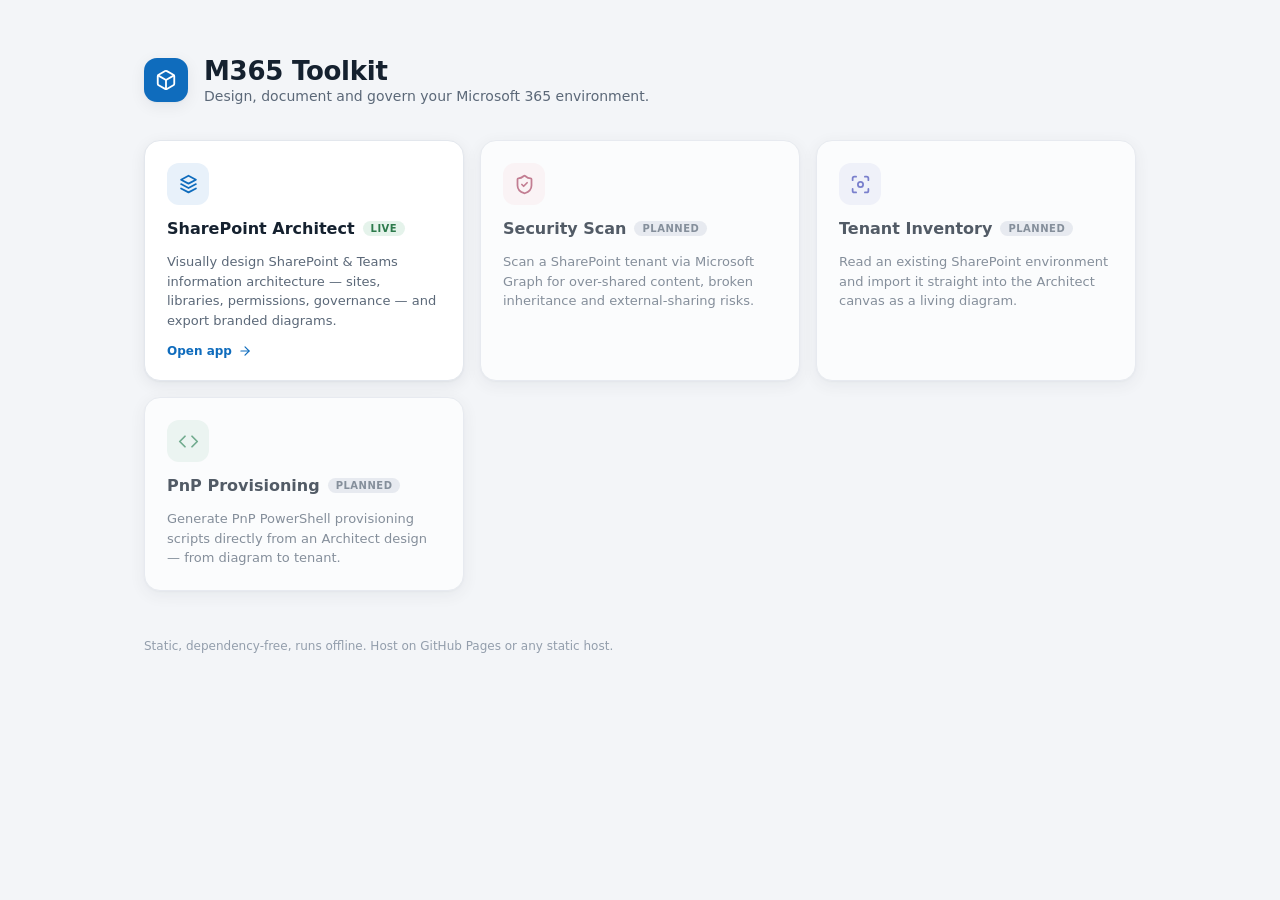
<file: index.html>
<!DOCTYPE html>
<html lang="en">
  <head>
    <meta charset="UTF-8" />
    <meta name="viewport" content="width=device-width, initial-scale=1.0" />
    <title>M365 Toolkit</title>
    <link rel="stylesheet" href="shared/theme.css" />
    <style>
      .hub { max-width: 1040px; margin: 0 auto; padding: 56px 24px 80px; }
      .hub-head { display: flex; align-items: center; gap: 16px; margin-bottom: 8px; }
      .hub-mark { width: 44px; height: 44px; border-radius: 13px; background: var(--accent); color: #fff; display: flex; align-items: center; justify-content: center; box-shadow: var(--shadow-soft); }
      .hub-mark svg { width: 22px; height: 22px; }
      .hub-head h1 { margin: 0; font-size: 26px; font-weight: 700; letter-spacing: -0.01em; }
      .hub-head p { margin: 2px 0 0; font-size: 14px; color: var(--ink-muted); }
      .hub-grid { margin-top: 36px; display: grid; grid-template-columns: repeat(auto-fill, minmax(300px, 1fr)); gap: 16px; }
      .app-card {
        display: flex; flex-direction: column; gap: 14px; padding: 22px;
        background: var(--panel); border: 1px solid var(--line); border-radius: 16px;
        text-decoration: none; color: var(--ink); box-shadow: var(--shadow-soft);
        transition: transform .15s, box-shadow .15s, border-color .15s; position: relative;
      }
      .app-card.live:hover { transform: translateY(-2px); border-color: var(--accent); box-shadow: 0 6px 24px rgba(15, 108, 189, 0.14); }
      .app-card.soon { opacity: .72; cursor: default; }
      .app-icon { width: 42px; height: 42px; border-radius: 12px; display: flex; align-items: center; justify-content: center; }
      .app-icon svg { width: 21px; height: 21px; }
      .app-card h2 { margin: 0; font-size: 16px; font-weight: 650; display: flex; align-items: center; gap: 8px; }
      .app-card p { margin: 0; font-size: 13px; line-height: 1.5; color: var(--ink-muted); }
      .pill { font-size: 10px; font-weight: 600; text-transform: uppercase; letter-spacing: .05em; padding: 2px 8px; border-radius: 999px; }
      .pill.live { background: #e5f3eb; color: #2c7a4b; }
      .pill.soon { background: var(--line); color: var(--ink-muted); }
      .open-hint { display: flex; align-items: center; gap: 6px; margin-top: auto; font-size: 12px; font-weight: 600; color: var(--accent); }
      .open-hint svg { width: 14px; height: 14px; }
      .hub-foot { margin-top: 48px; font-size: 12px; color: var(--ink-subtle); }
    </style>
  </head>
  <body>
    <div class="hub">
      <div class="hub-head">
        <div class="hub-mark" data-icon="box"></div>
        <div>
          <h1>M365 Toolkit</h1>
          <p>Design, document and govern your Microsoft 365 environment.</p>
        </div>
      </div>

      <div class="hub-grid">
        <a class="app-card live" href="apps/architect/index.html">
          <div class="app-icon" style="background:#e8f1fa;color:#0f6cbd" data-icon="layers"></div>
          <h2>SharePoint Architect <span class="pill live">Live</span></h2>
          <p>Visually design SharePoint &amp; Teams information architecture — sites, libraries, permissions, governance — and export branded diagrams.</p>
          <span class="open-hint">Open app <span data-icon="arrowRight"></span></span>
        </a>

        <div class="app-card soon">
          <div class="app-icon" style="background:#fdf3f4;color:#b0506b" data-icon="shieldCheck"></div>
          <h2>Security Scan <span class="pill soon">Planned</span></h2>
          <p>Scan a SharePoint tenant via Microsoft Graph for over-shared content, broken inheritance and external-sharing risks.</p>
        </div>

        <div class="app-card soon">
          <div class="app-icon" style="background:#eef0fa;color:#4b53bc" data-icon="scan"></div>
          <h2>Tenant Inventory <span class="pill soon">Planned</span></h2>
          <p>Read an existing SharePoint environment and import it straight into the Architect canvas as a living diagram.</p>
        </div>

        <div class="app-card soon">
          <div class="app-icon" style="background:#e9f4ef;color:#3f8f66" data-icon="code"></div>
          <h2>PnP Provisioning <span class="pill soon">Planned</span></h2>
          <p>Generate PnP PowerShell provisioning scripts directly from an Architect design — from diagram to tenant.</p>
        </div>
      </div>

      <p class="hub-foot">Static, dependency-free, runs offline. Host on GitHub Pages or any static host.</p>
    </div>

    <script src="shared/icons.js"></script>
    <script>
      document.querySelectorAll("[data-icon]").forEach(function (el) { el.innerHTML = svg(el.dataset.icon); });
    </script>
  </body>
</html>
</file>
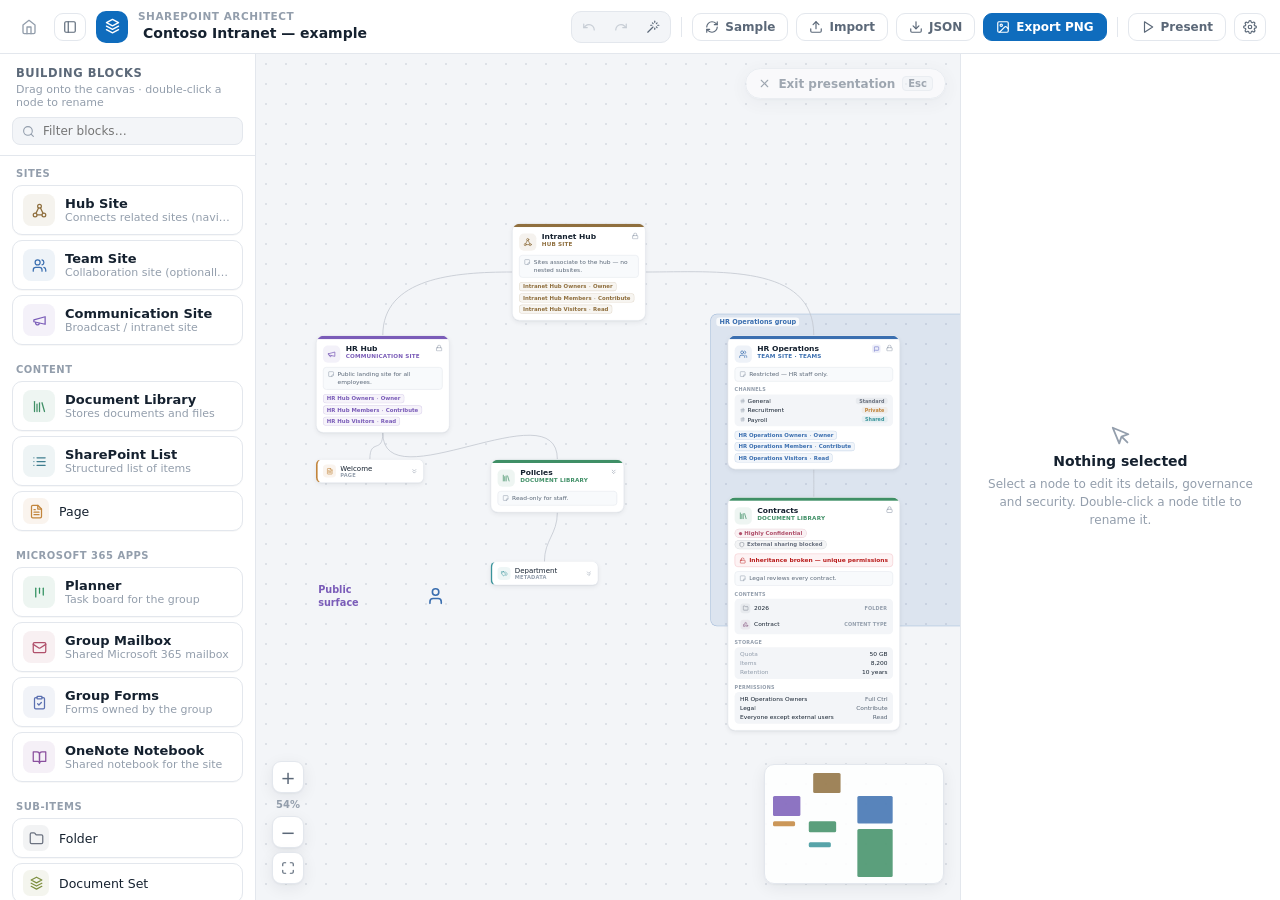
<file: apps/architect/index.html>
<!DOCTYPE html>
<html lang="en">
  <head>
    <meta charset="UTF-8" />
    <meta name="viewport" content="width=device-width, initial-scale=1.0" />
    <title>SharePoint Architect</title>
    <link rel="stylesheet" href="../../shared/theme.css" />
    <link rel="stylesheet" href="architect.css" />
  </head>
  <body>
    <div id="app">
      <!-- Topbar -->
      <header id="topbar">
        <div class="brand">
          <a class="home-link" href="../../index.html" title="Back to toolkit home" data-icon="home"></a>
          <button class="tool icon-only" data-action="toggle-nav" title="Show / hide building blocks"><span data-icon="panelLeft"></span></button>
          <div class="brand-mark" data-icon="layers"></div>
          <div class="brand-text">
            <span class="brand-sub">SharePoint Architect</span>
            <input id="doc-name" class="doc-name" value="Untitled architecture" />
          </div>
        </div>
        <div class="toolbar">
          <div class="tool-group">
            <button class="tool icon-only" data-action="undo" title="Undo (Ctrl+Z)"><span data-icon="undo"></span></button>
            <button class="tool icon-only" data-action="redo" title="Redo (Ctrl+Shift+Z)"><span data-icon="redo"></span></button>
            <button class="tool icon-only" data-action="tidy" title="Tidy layout"><span data-icon="wand"></span></button>
          </div>
          <span class="sep"></span>
          <button class="tool" data-action="sample" title="Load the example design"><span data-icon="refresh"></span>Sample</button>
          <button class="tool" data-action="import" title="Import a design JSON"><span data-icon="upload"></span>Import</button>
          <button class="tool" data-action="export-json" title="Export the design as JSON"><span data-icon="download"></span>JSON</button>
          <button class="tool primary" data-action="export-png" title="Export a branded PNG image"><span data-icon="image"></span>Export PNG</button>
          <span class="sep"></span>
          <button class="tool" data-action="present" title="Full-screen presentation for customers (Esc to exit)"><span data-icon="play"></span>Present</button>
          <button class="tool icon-only" data-action="settings" title="Settings"><span data-icon="settings"></span></button>
          <input id="file-input" type="file" accept="application/json" hidden />
        </div>
      </header>

      <div id="main">
        <!-- Sidebar palette -->
        <aside id="sidebar">
          <div class="panel-head">
            <h2>Building blocks</h2>
            <p>Drag onto the canvas · double-click a node to rename</p>
          </div>
          <div class="palette-search">
            <span data-icon="search"></span>
            <input id="palette-search" type="search" placeholder="Filter blocks…" />
          </div>
          <div id="palette"></div>
        </aside>

        <!-- Canvas -->
        <main id="canvas">
          <div id="viewport">
            <div id="frames"></div>
            <svg id="edges" xmlns="http://www.w3.org/2000/svg"></svg>
            <div id="nodes"></div>
            <div id="annotations"></div>
          </div>
          <svg id="connect-layer"><path id="connect-path" /></svg>
          <div id="controls">
            <button data-action="zoom-in" title="Zoom in">+</button>
            <span id="zoom-label" title="Zoom level">100%</span>
            <button data-action="zoom-out" title="Zoom out">&minus;</button>
            <button data-action="fit" title="Fit to view"><span data-icon="maximize"></span></button>
          </div>
          <div id="minimap"><svg id="minimap-svg"></svg></div>
          <button id="present-exit" data-action="present-exit" hidden><span data-icon="x"></span>Exit presentation <kbd>Esc</kbd></button>
        </main>

        <!-- Inspector -->
        <aside id="inspector"></aside>
      </div>
    </div>

    <div id="contextmenu" hidden></div>

    <script src="../../shared/icons.js"></script>
    <script src="config.js"></script>
    <script src="state.js"></script>
    <script src="render.js"></script>
    <script src="export.js"></script>
    <script src="interactions.js"></script>
    <script src="main.js"></script>
  </body>
</html>
</file>
<file: shared/theme.css>
/* ===== Savaco M365 Suite — shared design tokens ===== */
:root {
  --bg: #f3f5f8;
  --panel: #ffffff;
  --ink: #15212f;
  --ink-muted: #5b6878;
  --ink-subtle: #939eac;
  --line: #e3e7ed;
  --line-strong: #cdd4dd;
  --accent: #0f6cbd;            /* SharePoint / Fluent blue */
  --accent-soft: #e8f1fa;
  --teams: #4b53bc;
  --danger: #d13438;
  --danger-soft: #fdf3f4;
  --radius: 12px;
  --shadow-soft: 0 1px 2px rgba(16, 24, 40, 0.04), 0 4px 16px rgba(16, 24, 40, 0.07);
  --shadow-node: 0 1px 2px rgba(16, 24, 40, 0.05), 0 3px 10px rgba(16, 24, 40, 0.07);
  --font: "Segoe UI Variable", "Segoe UI", ui-sans-serif, system-ui, -apple-system, sans-serif;
}

* { box-sizing: border-box; }
html, body { height: 100%; margin: 0; }
body {
  font-family: var(--font);
  color: var(--ink);
  background: var(--bg);
  -webkit-font-smoothing: antialiased;
}
button { font-family: inherit; cursor: pointer; }
svg { display: block; }
</file>
<file: apps/architect/architect.css>
/* ===== SharePoint Architect — app styles (tokens live in shared/theme.css) ===== */

#app { display: flex; flex-direction: column; height: 100vh; }

/* ---------- topbar ---------- */
#topbar {
  display: flex; align-items: center; justify-content: space-between;
  height: 54px; padding: 0 14px; background: var(--panel);
  border-bottom: 1px solid var(--line); flex-shrink: 0; gap: 12px;
}
.brand { display: flex; align-items: center; gap: 10px; min-width: 0; }
.home-link {
  display: flex; align-items: center; justify-content: center; width: 30px; height: 30px;
  border-radius: 8px; color: var(--ink-subtle); transition: background .15s, color .15s;
}
.home-link:hover { background: var(--bg); color: var(--ink); }
.home-link svg { width: 16px; height: 16px; }
.brand-mark {
  width: 32px; height: 32px; border-radius: 10px; background: var(--accent); color: #fff;
  display: flex; align-items: center; justify-content: center; flex-shrink: 0;
}
.brand-mark svg { width: 17px; height: 17px; }
.brand-text { display: flex; flex-direction: column; line-height: 1.15; min-width: 0; }
.brand-sub { font-size: 10.5px; font-weight: 600; text-transform: uppercase; letter-spacing: .05em; color: var(--ink-subtle); }
.doc-name {
  width: 260px; border: 1px solid transparent; background: transparent;
  font-size: 14px; font-weight: 600; color: var(--ink); outline: none; border-radius: 6px; padding: 1px 4px; font-family: inherit;
}
.doc-name:hover, .doc-name:focus { border-color: var(--line); background: #fff; }

.toolbar { display: flex; align-items: center; gap: 8px; }
.toolbar .sep { width: 1px; height: 20px; background: var(--line); margin: 0 2px; }
.tool-group { display: flex; align-items: center; gap: 2px; padding: 2px; border: 1px solid var(--line); border-radius: 10px; background: var(--bg); }
.tool-group .tool { border: none; background: transparent; border-radius: 7px; }
.tool-group .tool:hover { background: #fff; box-shadow: var(--shadow-soft); }
.tool {
  display: inline-flex; align-items: center; gap: 6px; padding: 6px 12px;
  font-size: 12px; font-weight: 600; border-radius: 9px;
  border: 1px solid var(--line); background: #fff; color: var(--ink-muted);
  transition: border-color .15s, color .15s, background .15s;
}
.tool:hover { border-color: var(--line-strong); color: var(--ink); }
.tool.primary { background: var(--accent); color: #fff; border-color: var(--accent); }
.tool.primary:hover { filter: brightness(1.07); }
.tool:disabled { opacity: .45; cursor: not-allowed; color: var(--ink-subtle); }
.tool svg { width: 14px; height: 14px; }
.tool.icon-only { padding: 6px 8px; }

/* settings popover */
.settings-panel { position: fixed; z-index: 60; width: 256px; max-height: calc(100vh - 80px); overflow-y: auto; background: #fff; border: 1px solid var(--line); border-radius: 14px; box-shadow: var(--shadow-soft); padding: 14px; }
.settings-panel textarea.input { width: 100%; }
.settings-panel h4 { margin: 0 0 8px; font-size: 11px; font-weight: 700; text-transform: uppercase; letter-spacing: .05em; color: var(--ink-subtle); }
.settings-row { display: flex; align-items: center; justify-content: space-between; gap: 8px; padding: 7px 2px; font-size: 13px; color: var(--ink); }
.settings-row select { width: 96px; }
.color-input { width: 40px; height: 26px; padding: 0; border: 1px solid var(--line); border-radius: 6px; background: #fff; cursor: pointer; }
#settings-backdrop { position: fixed; inset: 0; z-index: 59; }

/* ---------- layout ---------- */
#main { display: flex; flex: 1; min-height: 0; }
#sidebar { width: 256px; flex-shrink: 0; background: var(--panel); border-right: 1px solid var(--line); display: flex; flex-direction: column; overflow: hidden; }
#inspector { width: 320px; flex-shrink: 0; background: var(--panel); border-left: 1px solid var(--line); display: flex; flex-direction: column; overflow-y: auto; }
.panel-head { padding: 12px 16px 8px; }
.panel-head h2 { margin: 0; font-size: 11.5px; font-weight: 700; text-transform: uppercase; letter-spacing: .05em; color: var(--ink-muted); }
.panel-head p { margin: 3px 0 0; font-size: 11px; color: var(--ink-subtle); }

/* ---------- palette ---------- */
.palette-search { position: relative; padding: 0 12px 10px; border-bottom: 1px solid var(--line); }
.palette-search svg { position: absolute; left: 22px; top: 8px; width: 13px; height: 13px; color: var(--ink-subtle); pointer-events: none; }
.palette-search input {
  width: 100%; border: 1px solid var(--line); background: var(--bg); border-radius: 8px;
  padding: 6px 10px 6px 30px; font-size: 12px; color: var(--ink); outline: none; font-family: inherit;
}
.palette-search input:focus { border-color: var(--accent); background: #fff; }
#palette { padding: 12px; overflow-y: auto; display: flex; flex-direction: column; gap: 14px; }
.palette-group > .group-title { padding: 0 4px 6px; font-size: 10px; font-weight: 700; text-transform: uppercase; letter-spacing: .05em; color: var(--ink-subtle); }
.palette-item {
  display: flex; align-items: center; gap: 10px; padding: 8px 10px; margin-bottom: 5px;
  border: 1px solid var(--line); border-radius: 10px; background: #fff; cursor: grab;
  box-shadow: 0 1px 1px rgba(16,24,40,.03); transition: border-color .15s, box-shadow .15s, transform .15s;
}
.palette-item:hover { border-color: var(--line-strong); box-shadow: var(--shadow-soft); transform: translateY(-1px); }
.palette-item.sub { padding: 6px 10px; }
.palette-item .chip { display: flex; align-items: center; justify-content: center; border-radius: 8px; flex-shrink: 0; }
.palette-item .chip svg { width: 15px; height: 15px; }
.palette-item.sub .chip { width: 26px; height: 26px; border-radius: 7px; }
.palette-item:not(.sub) .chip { width: 32px; height: 32px; }
.palette-item .pi-text { min-width: 0; }
.palette-item .pi-title { font-size: 13px; font-weight: 600; color: var(--ink); white-space: nowrap; overflow: hidden; text-overflow: ellipsis; }
.palette-item.sub .pi-title { font-size: 12.5px; font-weight: 500; }
.palette-item .pi-desc { font-size: 11px; color: var(--ink-subtle); white-space: nowrap; overflow: hidden; text-overflow: ellipsis; }

/* ---------- canvas ---------- */
#canvas { position: relative; flex: 1; min-width: 0; overflow: hidden; background: var(--bg); cursor: grab; }
#canvas.panning { cursor: grabbing; }
#viewport { position: absolute; top: 0; left: 0; transform-origin: 0 0; }
#edges { position: absolute; top: 0; left: 0; overflow: visible; width: 1px; height: 1px; pointer-events: none; }
#edges path { fill: none; stroke: var(--edge-color, #c2c7d0); stroke-width: var(--edge-width, 1.5); }
/* invisible wide twin of each edge — used for right-click hit testing (isPointInStroke) */
#edges path.hit { stroke: transparent; stroke-width: 16; }
#nodes { position: absolute; top: 0; left: 0; }
#frames { position: absolute; top: 0; left: 0; }
#annotations { position: absolute; top: 0; left: 0; }

/* frame (tinted grouping box) */
.frame { position: absolute; border-radius: 12px; border: 1.5px solid; box-sizing: border-box; }
.frame .frame-label { position: absolute; top: 6px; left: 10px; font-size: 12px; font-weight: 600; padding: 1px 6px; border-radius: 6px; background: rgba(255,255,255,0.78); max-width: calc(100% - 24px); white-space: nowrap; overflow: hidden; text-overflow: ellipsis; }
.frame .frame-resize { position: absolute; right: -5px; bottom: -5px; width: 12px; height: 12px; border-radius: 3px; background: #fff; border: 1.5px solid currentColor; cursor: nwse-resize; }
.frame.sel { outline: 2px dashed currentColor; outline-offset: 2px; }

/* free text + icon stickers */
.anno-text { position: absolute; font-weight: 600; line-height: 1.25; white-space: pre-wrap; cursor: grab; padding: 2px 4px; border-radius: 4px; }
.anno-text.sel, .anno-icon.sel { outline: 2px dashed var(--accent); outline-offset: 2px; }
.anno-icon { position: absolute; cursor: grab; display: flex; align-items: center; justify-content: center; }
.anno-icon svg { width: 100%; height: 100%; }

#connect-layer { position: absolute; inset: 0; width: 100%; height: 100%; pointer-events: none; overflow: visible; display: none; }
#connect-path { fill: none; stroke: var(--accent); stroke-width: 2; stroke-dasharray: 4 4; }

#controls { position: absolute; left: 16px; bottom: 16px; display: flex; flex-direction: column; gap: 4px; align-items: center; }
#controls button {
  width: 32px; height: 32px; border: 1px solid var(--line); background: #fff; border-radius: 9px;
  font-size: 18px; color: var(--ink-muted); display: flex; align-items: center; justify-content: center;
  box-shadow: var(--shadow-soft);
}
#controls button:hover { color: var(--ink); border-color: var(--line-strong); }
#controls svg { width: 14px; height: 14px; }
#zoom-label { font-size: 10px; font-weight: 600; color: var(--ink-subtle); padding: 2px 0; user-select: none; }

#minimap { position: absolute; right: 16px; bottom: 16px; width: 180px; height: 120px; background: rgba(255,255,255,.88); border: 1px solid var(--line); border-radius: 10px; box-shadow: var(--shadow-soft); overflow: hidden; }
#minimap-svg { width: 100%; height: 100%; }

/* ---------- node ---------- */
/* widths must stay in sync with NODE_W in config.js (export uses the same numbers) */
.node { position: absolute; background: #fff; box-shadow: var(--shadow-node); user-select: none; }
.node.standard { width: 248px; border-radius: 14px; border: 1px solid var(--line); overflow: hidden; }
.node.standard.wide { width: 320px; }
.node.standard.selected { box-shadow: 0 0 0 2px var(--sel); border-color: var(--accent); }
.node.compact { width: 200px; border-radius: 10px; border: 1px solid var(--line); border-left: 3px solid var(--accent); overflow: hidden; }
.node.compact.selected { box-shadow: 0 0 0 2px var(--sel); }

.node .topbar { height: 6px; width: 100%; background: var(--accent); }
.node .body { padding: 10px 12px 12px; }
.node.compact .body { padding: 8px 10px; }
.node .head { display: flex; align-items: flex-start; gap: 10px; }
.node.compact .head { align-items: center; gap: 8px; }
.node .nicon { display: flex; align-items: center; justify-content: center; border-radius: 9px; flex-shrink: 0; }
.node.standard .nicon { width: 32px; height: 32px; margin-top: 2px; }
.node.compact .nicon { width: 24px; height: 24px; border-radius: 7px; }
.node .nicon svg { width: 16px; height: 16px; }
.node.compact .nicon svg { width: 13px; height: 13px; }
.node .htext { min-width: 0; flex: 1; }
.node .title-row { display: flex; align-items: center; gap: 6px; min-width: 0; }
.node .title { font-size: 14px; font-weight: 600; color: var(--ink); white-space: nowrap; overflow: hidden; text-overflow: ellipsis; min-width: 0; flex: 1; }
.node.compact .title { font-size: 13px; font-weight: 500; }
.node .title-edit {
  width: 100%; border: 1px solid var(--accent); border-radius: 4px; background: #fff;
  font: inherit; color: inherit; outline: none; padding: 0 3px; margin: -1px 0;
}
.node .type { font-size: 10.5px; font-weight: 600; text-transform: uppercase; letter-spacing: .03em; color: var(--accent); white-space: nowrap; overflow: hidden; text-overflow: ellipsis; }
.node.compact .type { font-size: 9.5px; color: var(--ink-subtle); }
.node .teams-badge { display: inline-flex; align-items: center; justify-content: center; width: 16px; height: 16px; border-radius: 4px; flex-shrink: 0; }
.node .teams-badge svg { width: 11px; height: 11px; }
.node .indicator { color: var(--ink-subtle); flex-shrink: 0; }
.node .indicator svg { width: 13px; height: 13px; }

.node .banner-broken { margin: 8px 12px 0; display: flex; align-items: center; gap: 6px; padding: 5px 8px; border: 1px solid #f3c4c8; background: var(--danger-soft); border-radius: 6px; color: #b91c1c; font-size: 11px; font-weight: 600; }
.node .banner-broken span { white-space: nowrap; overflow: hidden; text-overflow: ellipsis; }
.node.compact .banner-broken { margin: 0 10px 8px; font-size: 10px; }
.node .banner-broken svg { width: 12px; height: 12px; flex-shrink: 0; }
.node .note { margin: 8px 12px 0; display: flex; align-items: flex-start; gap: 6px; padding: 5px 8px; border: 1px solid var(--line); background: #f8fafc; border-radius: 6px; color: var(--ink-muted); font-size: 11px; line-height: 1.35; }
.node .note span { min-width: 0; overflow-wrap: anywhere; }
.node.compact .note { margin: 0 10px 8px; font-size: 10px; }
.node .note svg { width: 12px; height: 12px; margin-top: 1px; flex-shrink: 0; color: var(--ink-subtle); }
/* in standard cards these live inside .body, which already has padding */
.node .body .banner-broken, .node .body .note, .node .body .ind-row { margin-left: 0; margin-right: 0; }

.node .desc { margin-top: 8px; font-size: 12px; line-height: 1.35; color: var(--ink-muted); overflow-wrap: anywhere; }
.node .block { margin-top: 10px; }
.node .block-label { margin: 0 0 4px; font-size: 9px; font-weight: 700; text-transform: uppercase; letter-spacing: .05em; color: var(--ink-subtle); }
.node .block-body { background: var(--bg); border-radius: 8px; padding: 6px 10px; display: flex; flex-direction: column; gap: 4px; }
.node .kv, .node .perm-line, .node .chan-line { display: flex; align-items: center; justify-content: space-between; gap: 8px; font-size: 11px; min-width: 0; }
.node .kv .k { color: var(--ink-subtle); white-space: nowrap; overflow: hidden; text-overflow: ellipsis; max-width: 45%; }
.node .kv .v { font-weight: 500; color: var(--ink); white-space: nowrap; overflow: hidden; text-overflow: ellipsis; }
.node .perm-line .who { font-weight: 500; color: var(--ink); white-space: nowrap; overflow: hidden; text-overflow: ellipsis; }
.node .perm-line .role { color: var(--ink-muted); flex-shrink: 0; }
.node .chan-line .cn { display: flex; align-items: center; gap: 4px; min-width: 0; color: var(--ink); }
.node .chan-line .cn span { white-space: nowrap; overflow: hidden; text-overflow: ellipsis; }
.node .chan-line .cn svg { width: 10px; height: 10px; color: var(--ink-subtle); flex-shrink: 0; }
.node .chan-kind { flex-shrink: 0; font-size: 9px; font-weight: 600; padding: 1px 6px; border-radius: 4px; }

.node .badges { margin-top: 8px; display: flex; flex-wrap: wrap; gap: 4px; min-width: 0; }
.node.compact .badges { padding: 0 10px 8px; margin-top: 0; }
.badge { display: inline-flex; align-items: center; gap: 4px; padding: 2px 6px; border-radius: 6px; font-size: 10px; font-weight: 600; border: 1px solid; max-width: 100%; min-width: 0; }
.badge .bp { white-space: nowrap; overflow: hidden; text-overflow: ellipsis; min-width: 0; }
.badge .dot { opacity: .5; }
.badge-more { display: inline-flex; align-items: center; padding: 2px 6px; border-radius: 6px; font-size: 10px; font-weight: 600; background: var(--line); color: var(--ink-muted); }

/* sensitivity + external-sharing indicators */
.node .ind-row { margin: 8px 12px 0; display: flex; flex-wrap: wrap; gap: 4px; align-items: center; }
.node.compact .ind-row { margin: 0 10px 8px; }
.sens-pill, .ext-pill { display: inline-flex; align-items: center; gap: 4px; padding: 2px 7px; border-radius: 9999px; font-size: 10px; font-weight: 600; border: 1px solid; max-width: 100%; min-width: 0; }
.sens-pill .dot { width: 6px; height: 6px; border-radius: 50%; flex-shrink: 0; }
.ext-pill svg { width: 11px; height: 11px; flex-shrink: 0; }
.ext-pill span { white-space: nowrap; overflow: hidden; text-overflow: ellipsis; min-width: 0; }

/* marquee selection rectangle */
.marquee { position: absolute; z-index: 5; border: 1px solid var(--accent); background: rgba(15, 108, 189, 0.08); pointer-events: none; border-radius: 2px; }

/* bulk inspector */
.bulk-actions { display: grid; grid-template-columns: 1fr 1fr; gap: 6px; }
.bulk-btn { display: inline-flex; align-items: center; justify-content: center; gap: 6px; padding: 7px 8px; font-size: 12px; font-weight: 500; border: 1px solid var(--line); background: #fff; border-radius: 8px; color: var(--ink); }
.bulk-btn:hover { border-color: var(--line-strong); }
.bulk-btn svg { width: 13px; height: 13px; }

/* handles — visible while hovering a node, when selected, or while wiring a connection */
.handle { position: absolute; width: 11px; height: 11px; border-radius: 50%; background: var(--ink-subtle); border: 2px solid #fff; cursor: crosshair; z-index: 2; opacity: 0; transition: opacity .12s, transform .12s; }
.handle::after { content: ""; position: absolute; inset: -7px; } /* generous hit area */
.node:hover .handle, .node.selected .handle, #canvas.connecting .handle { opacity: 1; }
.handle:hover { background: var(--accent); transform-origin: center; scale: 1.25; }
/* highlighted while a connection drag or sub-item drag hovers this card */
.node.drop-target { outline: 2px dashed var(--accent); outline-offset: 3px; }
.handle.h-top { top: -5px; left: 50%; transform: translateX(-50%); }
.handle.h-bottom { bottom: -5px; left: 50%; transform: translateX(-50%); }
.handle.h-left { left: -5px; top: 50%; transform: translateY(-50%); }
.handle.h-right { right: -5px; top: 50%; transform: translateY(-50%); }

/* ---------- inspector ---------- */
.insp-head { display: flex; align-items: center; justify-content: space-between; padding: 12px 16px; border-bottom: 1px solid var(--line); position: sticky; top: 0; background: var(--panel); z-index: 2; }
.insp-head .tag { display: flex; align-items: center; gap: 8px; }
.insp-head .tag .bar { width: 4px; height: 16px; border-radius: 9999px; }
.insp-head .tag h2 { margin: 0; font-size: 12px; font-weight: 700; text-transform: uppercase; letter-spacing: .04em; color: var(--ink-muted); }
.insp-del { display: inline-flex; align-items: center; gap: 4px; padding: 4px 8px; font-size: 12px; font-weight: 600; color: var(--danger); border: none; background: none; border-radius: 6px; }
.insp-del:hover { background: var(--danger-soft); }
.insp-del svg { width: 13px; height: 13px; }
.insp-body { padding: 16px; display: flex; flex-direction: column; gap: 20px; }
.insp-empty { flex: 1; display: flex; flex-direction: column; align-items: center; justify-content: center; text-align: center; padding: 24px; gap: 6px; color: var(--ink-subtle); }
.insp-empty svg { width: 22px; height: 22px; }
.insp-empty .t { font-size: 14px; font-weight: 600; color: var(--ink); }
.insp-empty .d { font-size: 12px; line-height: 1.5; }

.field { display: flex; flex-direction: column; gap: 6px; }
.field > label { font-size: 12px; font-weight: 500; color: var(--ink-muted); }
.section { display: flex; flex-direction: column; gap: 8px; }
.section-head { display: flex; align-items: center; justify-content: space-between; }
.section-head h3 { margin: 0; font-size: 12px; font-weight: 700; text-transform: uppercase; letter-spacing: .04em; color: var(--ink-muted); }
.mini-label { font-size: 12px; font-weight: 500; color: var(--ink-muted); }
.input {
  width: 100%; border: 1px solid var(--line); background: #fff; border-radius: 8px;
  padding: 6px 10px; font-size: 13px; color: var(--ink); outline: none; font-family: inherit;
}
.input:focus { border-color: var(--accent); box-shadow: 0 0 0 3px rgba(15,108,189,.08); }
textarea.input { resize: none; }
.row { display: flex; align-items: center; gap: 6px; }
.muted-empty { font-size: 11px; color: var(--ink-subtle); margin: 0; }
.add-btn { display: inline-flex; align-items: center; gap: 4px; padding: 4px 8px; font-size: 11px; font-weight: 600; border: 1px solid var(--line); background: #fff; border-radius: 6px; color: var(--ink-muted); }
.add-btn:hover { border-color: var(--line-strong); color: var(--ink); }
.add-btn svg { width: 12px; height: 12px; }
.row-del { width: 32px; height: 32px; flex-shrink: 0; display: flex; align-items: center; justify-content: center; border: none; background: none; border-radius: 6px; color: var(--ink-subtle); }
.row-del:hover { background: var(--danger-soft); color: var(--danger); }
.row-del svg { width: 13px; height: 13px; }
.toggle-row { display: flex; align-items: center; justify-content: space-between; border: 1px solid var(--line); background: #fff; border-radius: 10px; padding: 9px 12px; }
.toggle-row .lbl { font-size: 13px; color: var(--ink); display: flex; align-items: center; gap: 8px; }
.toggle-row .lbl svg { width: 14px; height: 14px; }

.switch { position: relative; display: inline-flex; align-items: center; justify-content: flex-start; width: 36px; height: 20px; padding: 0; margin: 0; border-radius: 9999px; background: #cbd0d8; border: none; flex-shrink: 0; transition: background .15s; }
.switch.on { background: var(--accent); }
.switch .knob { width: 16px; height: 16px; border-radius: 50%; background: #fff; box-shadow: 0 1px 2px rgba(0,0,0,.2); transform: translateX(2px); transition: transform .15s; }
.switch.on .knob { transform: translateX(18px); }

.swatches { display: flex; flex-wrap: wrap; gap: 6px; align-items: center; }
.swatch { width: 24px; height: 24px; border-radius: 50%; border: none; display: flex; align-items: center; justify-content: center; }
.swatch svg { width: 12px; height: 12px; color: #fff; }
.swatch.reset { border: 1px solid var(--line); background: #fff; color: var(--ink-subtle); }
.icon-grid { display: grid; grid-template-columns: repeat(8, 1fr); gap: 4px; }
.icon-pick { height: 28px; border: 1px solid var(--line); background: #fff; border-radius: 6px; display: flex; align-items: center; justify-content: center; color: var(--ink-muted); }
.icon-pick svg { width: 14px; height: 14px; }
.perm-card { display: flex; flex-direction: column; gap: 6px; border: 1px solid var(--line); background: #fff; border-radius: 10px; padding: 8px; }
.chan-row { display: flex; align-items: center; gap: 6px; }
.chan-row > svg { width: 13px; height: 13px; color: var(--ink-subtle); flex-shrink: 0; }
.w24 { width: 96px; flex-shrink: 0; }
.broken-note { border: 1px solid #f3c4c8; background: var(--danger-soft); color: #b91c1c; border-radius: 6px; padding: 6px 10px; font-size: 11px; font-weight: 600; margin: 0; }

/* ---------- context menu ---------- */
#contextmenu { position: fixed; z-index: 50; width: 224px; background: #fff; border: 1px solid var(--line); border-radius: 12px; box-shadow: var(--shadow-soft); padding: 6px; }
.cm-item { display: flex; align-items: center; gap: 10px; width: 100%; padding: 6px 10px; border: none; background: none; border-radius: 6px; font-size: 13px; color: var(--ink); text-align: left; }
.cm-item:hover { background: var(--bg); }
.cm-item.danger { color: var(--danger); }
.cm-item.danger:hover { background: var(--danger-soft); }
.cm-item:disabled { color: var(--ink-subtle); cursor: not-allowed; }
.cm-item svg { width: 14px; height: 14px; color: var(--ink-muted); }
.cm-item.danger svg { color: var(--danger); }
.cm-item .hint { margin-left: auto; font-size: 10px; color: var(--ink-subtle); }
.cm-label { padding: 6px 10px 2px; font-size: 10px; font-weight: 700; text-transform: uppercase; letter-spacing: .04em; color: var(--ink-subtle); }
.cm-divider { height: 1px; background: var(--line); margin: 4px 0; }
.cm-swatches { display: flex; gap: 4px; padding: 4px 8px; }
.cm-swatches button { width: 20px; height: 20px; border-radius: 50%; border: none; }
.cm-grid { display: grid; grid-template-columns: 1fr 1fr; gap: 4px; padding: 2px 6px 4px; }
.cm-grid button { display: flex; align-items: center; gap: 6px; padding: 4px 8px; font-size: 11px; font-weight: 500; border: 1px solid var(--line); background: #fff; border-radius: 6px; color: var(--ink); }
.cm-grid button:hover { border-color: var(--line-strong); }
.cm-grid .dot { width: 10px; height: 10px; border-radius: 50%; flex-shrink: 0; }
#cm-backdrop { position: fixed; inset: 0; z-index: 49; }

/* ---------- nested sub-items (folders etc. living inside a container card) ---------- */
.nested-list { gap: 2px !important; padding: 4px !important; }
.nested-item {
  display: flex; align-items: center; gap: 7px; padding: 4px 6px; border-radius: 6px;
  cursor: pointer; min-width: 0; border: 1px solid transparent;
}
.nested-item:hover { background: #fff; border-color: var(--line); }
.nested-item.sel { background: #fff; border-color: var(--accent); box-shadow: 0 0 0 1px var(--accent); }
.nested-item .ni-chip { width: 18px; height: 18px; border-radius: 5px; display: flex; align-items: center; justify-content: center; flex-shrink: 0; }
.nested-item .ni-chip svg { width: 11px; height: 11px; }
.nested-item .ni-label { font-size: 11px; font-weight: 500; color: var(--ink); white-space: nowrap; overflow: hidden; text-overflow: ellipsis; flex: 1; min-width: 0; }
.nested-item .ni-type { font-size: 9px; font-weight: 600; text-transform: uppercase; letter-spacing: .03em; color: var(--ink-subtle); flex-shrink: 0; }
.nested-item .ni-lock { color: var(--ink-subtle); flex-shrink: 0; display: flex; }
.nested-item .ni-lock svg { width: 10px; height: 10px; }

/* inspector banner for a nested node */
.nested-note {
  display: flex; align-items: center; gap: 8px; padding: 8px 10px; font-size: 12px;
  color: var(--ink-muted); background: var(--accent-soft); border: 1px solid #cfe2f3; border-radius: 10px;
}
.nested-note svg { width: 14px; height: 14px; flex-shrink: 0; }
.nested-note span { flex: 1; min-width: 0; }
.nested-note b { color: var(--ink); }

/* per-node size picker */
.size-row { display: flex; gap: 4px; }
.size-btn { flex: 1; padding: 5px 0; font-size: 11px; font-weight: 600; border: 1px solid var(--line); background: #fff; border-radius: 7px; color: var(--ink-muted); }
.size-btn:hover { border-color: var(--line-strong); color: var(--ink); }
.size-btn.act { background: var(--accent-soft); border-color: var(--accent); color: var(--accent); }

/* ---------- collapsible sidebar ---------- */
#app.nav-collapsed #sidebar { display: none; }

/* ---------- presentation mode ---------- */
#app.presenting #topbar, #app.presenting #sidebar, #app.presenting #inspector,
#app.presenting #controls, #app.presenting #minimap { display: none; }
#app.presenting .handle { display: none !important; }
#present-exit {
  position: absolute; top: 14px; right: 14px; z-index: 30;
  display: inline-flex; align-items: center; gap: 7px; padding: 7px 12px;
  font-size: 12px; font-weight: 600; color: var(--ink-muted);
  background: rgba(255, 255, 255, 0.92); border: 1px solid var(--line); border-radius: 9999px;
  box-shadow: var(--shadow-soft); opacity: .55; transition: opacity .15s;
}
#present-exit:hover { opacity: 1; color: var(--ink); }
#present-exit svg { width: 13px; height: 13px; }
#present-exit kbd { font-family: inherit; font-size: 10px; padding: 1px 5px; border: 1px solid var(--line); border-radius: 4px; background: var(--bg); }
</file>
